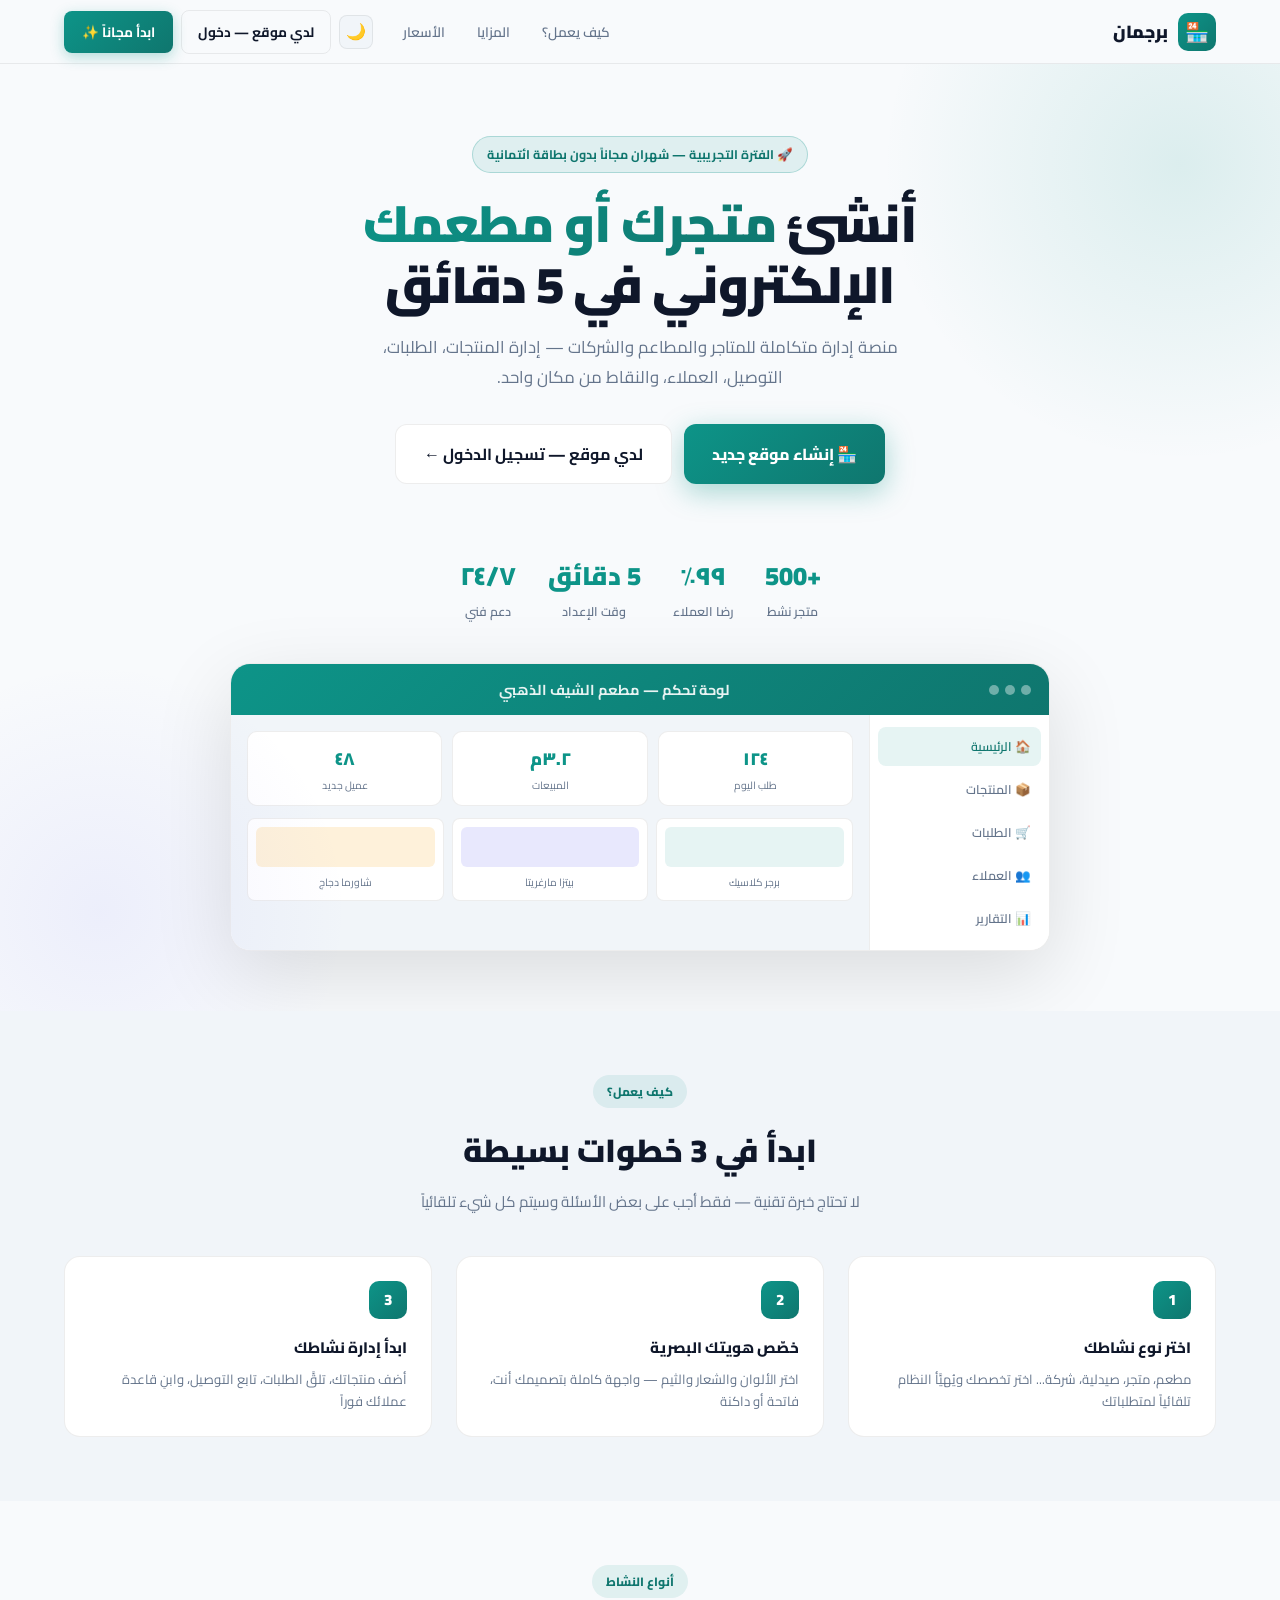
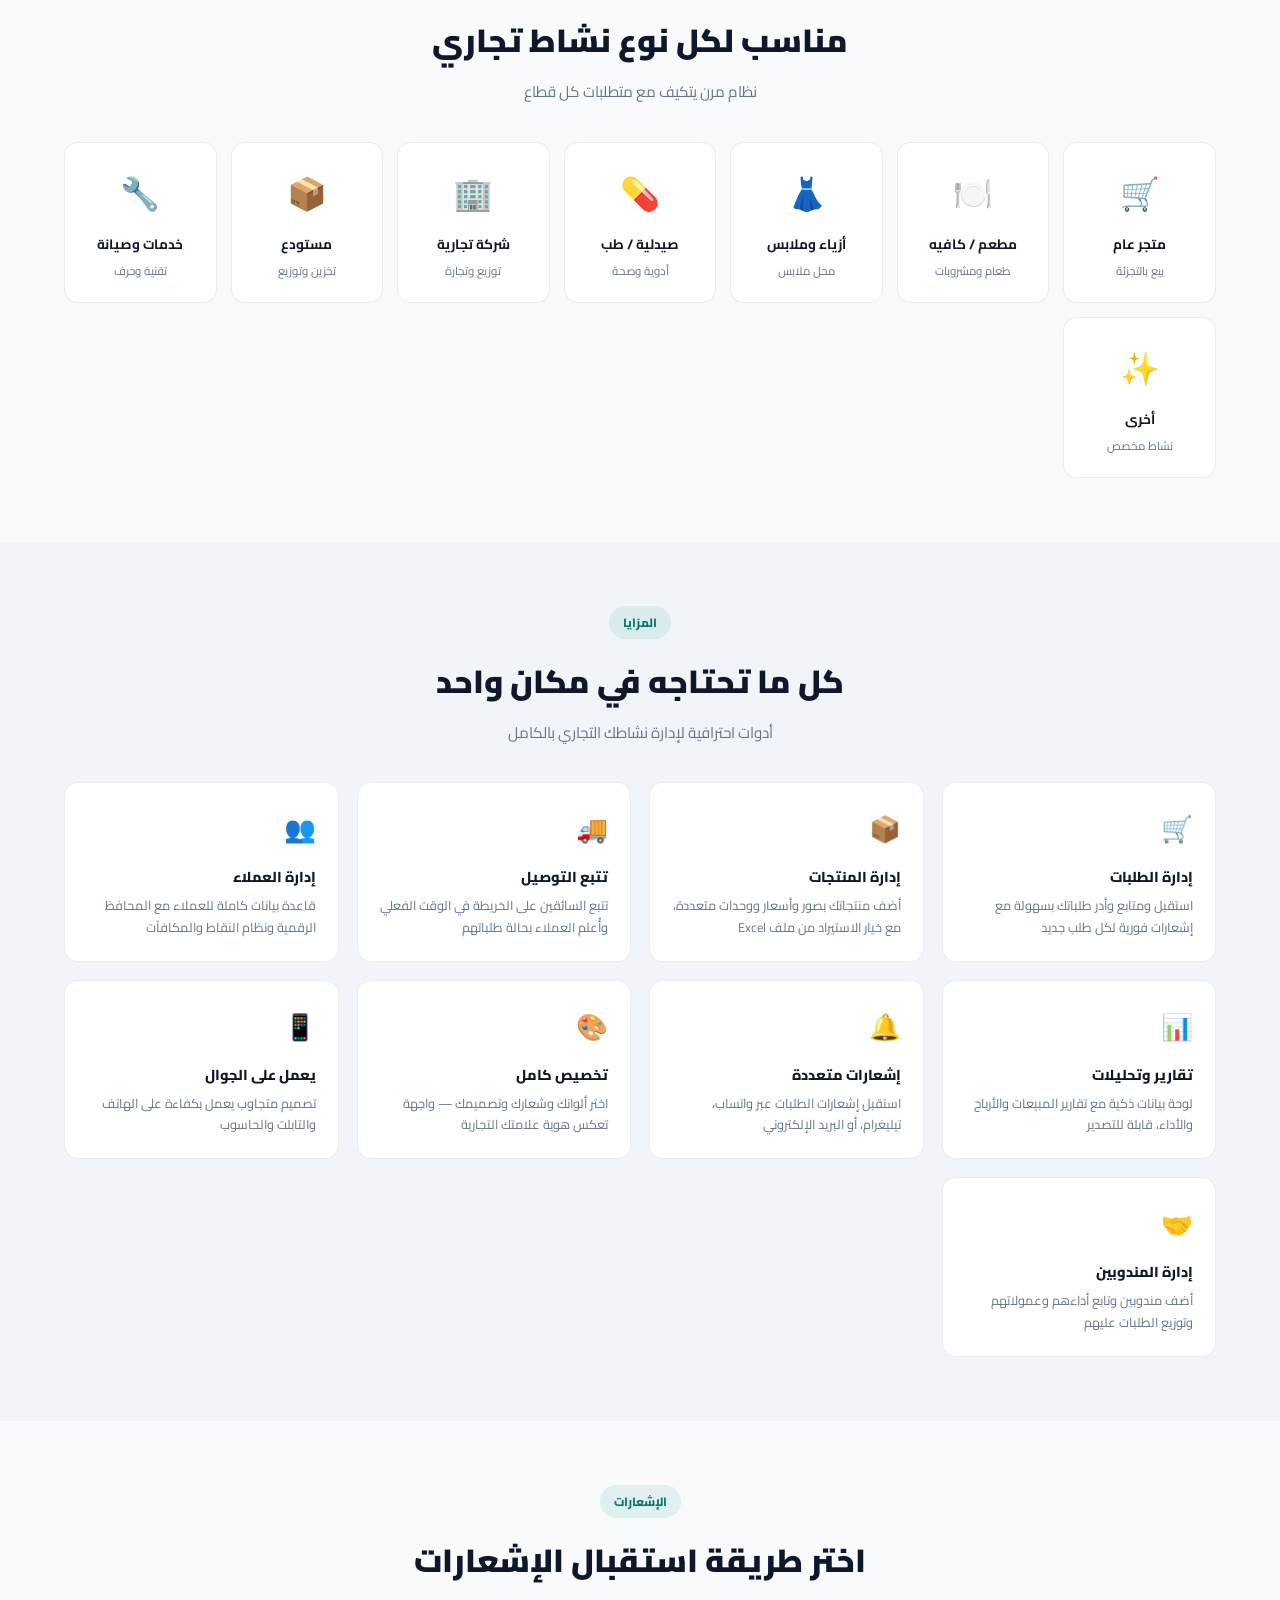
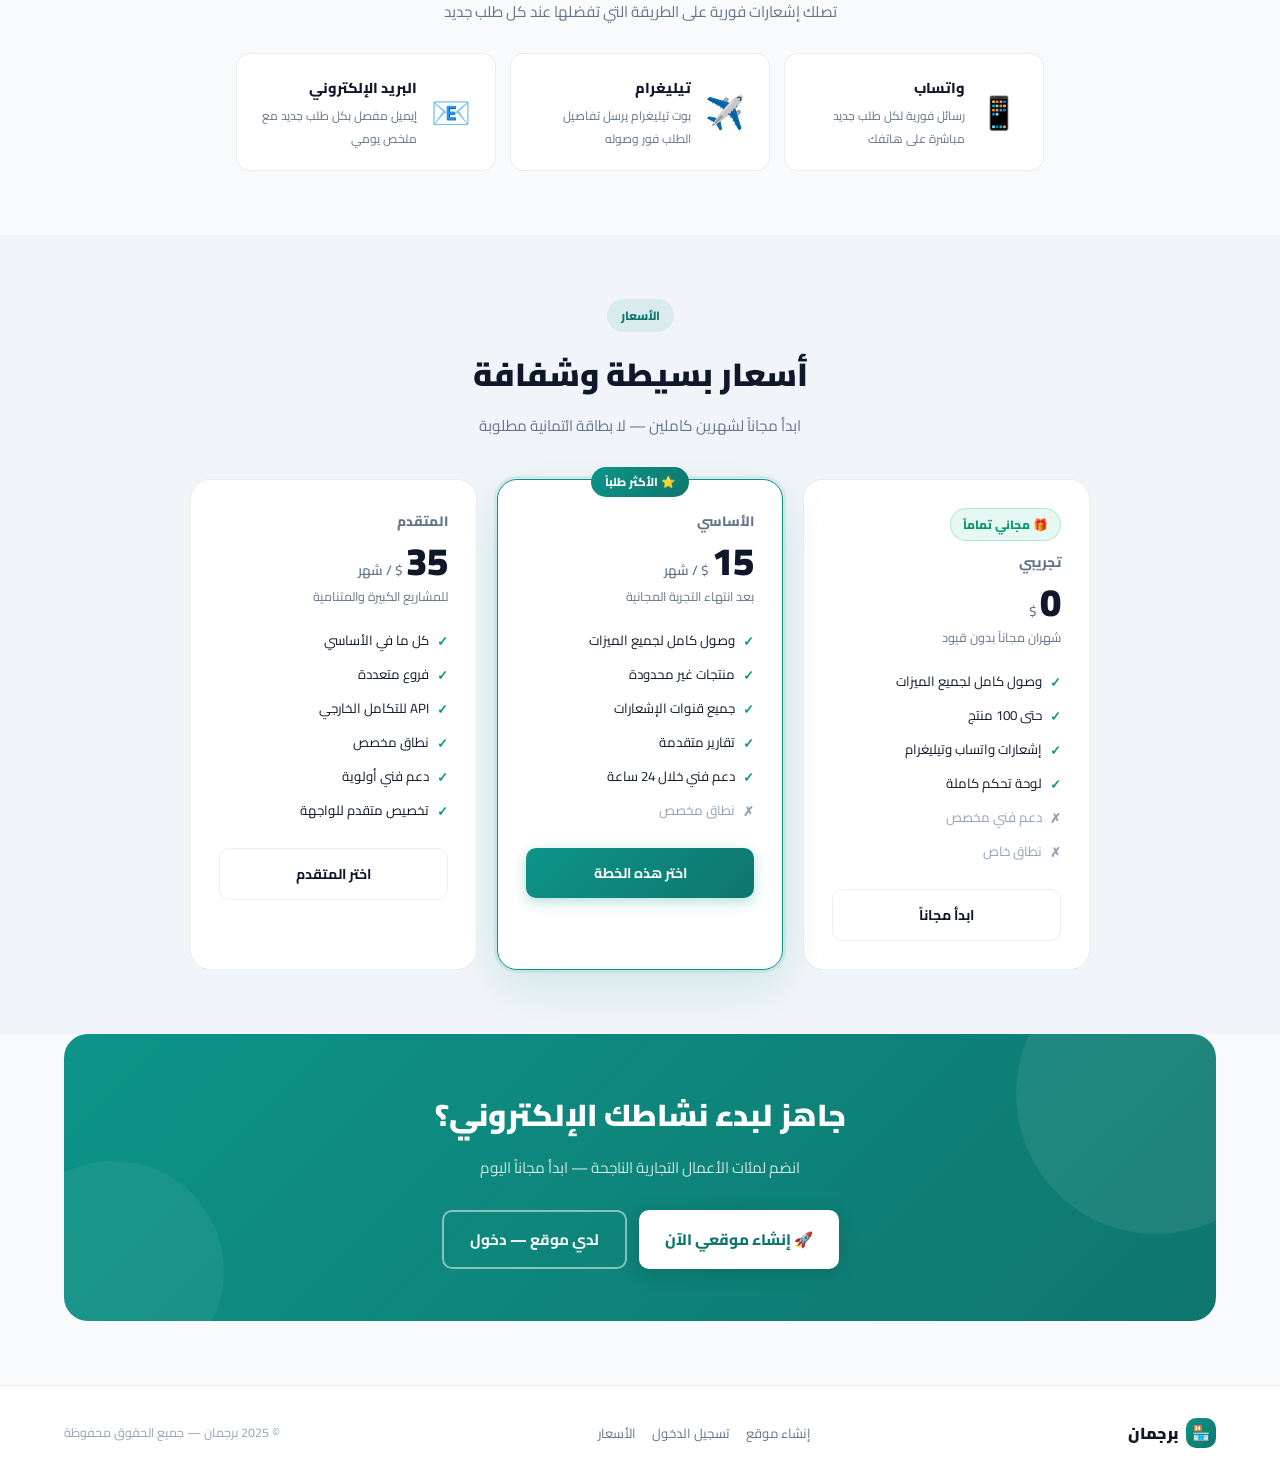
<file: landing.html>
<!DOCTYPE html>
<html lang="ar" dir="rtl">
<head>
<meta charset="UTF-8">
<meta name="viewport" content="width=device-width, initial-scale=1.0">
<title>برجمان — أنشئ متجرك الإلكتروني اليوم</title>
<link href="https://fonts.googleapis.com/css2?family=Cairo:wght@300;400;500;600;700;800;900&display=swap" rel="stylesheet">
<script src="js/theme.js"></script>
<style>
*{box-sizing:border-box;margin:0;padding:0;}
:root{
  --bg:#f8fafc;--surface:#fff;--surface2:#f1f5f9;
  --border:rgba(0,0,0,.07);--text:#0f172a;--muted:#64748b;--muted2:#94a3b8;
  --accent:#0d9488;--accent2:#0f766e;--accent3:rgba(13,148,136,.10);
  --teal:#0d9488;--teal2:#0f766e;--teal3:rgba(13,148,136,.10);
}
[data-mode="dark"]{
  --bg:#0f172a;--surface:#1e293b;--surface2:#0f172a;
  --border:rgba(255,255,255,.08);--text:#f1f5f9;--muted:#94a3b8;--muted2:#64748b;
}
body{font-family:'Cairo',sans-serif;background:var(--bg);color:var(--text);overflow-x:hidden;transition:background .25s,color .25s;}
a{text-decoration:none;color:inherit;}

/* ══ NAV ══ */
.nav{
  position:sticky;top:0;z-index:100;
  background:rgba(248,250,252,.92);
  backdrop-filter:blur(16px);
  border-bottom:1px solid var(--border);
  padding:0 5%;
  display:flex;align-items:center;gap:16px;height:64px;
  transition:background .25s;
}
[data-mode="dark"] .nav{background:rgba(15,23,42,.92);}
.nav-logo{display:flex;align-items:center;gap:10px;font-weight:900;font-size:1.1rem;}
.nav-gem{width:38px;height:38px;border-radius:10px;background:linear-gradient(135deg,var(--teal),var(--teal2));display:flex;align-items:center;justify-content:center;font-size:1.2rem;}
.nav-links{display:flex;gap:4px;margin-right:auto;}
.nav-link{padding:7px 14px;border-radius:8px;font-size:.85rem;font-weight:600;color:var(--muted);cursor:pointer;transition:all .18s;}
.nav-link:hover{background:var(--surface2);color:var(--text);}
.nav-actions{display:flex;gap:8px;align-items:center;}
.btn-nav-login{padding:8px 16px;border-radius:8px;border:1.5px solid var(--border);background:transparent;color:var(--text);font-family:'Cairo',sans-serif;font-size:.85rem;font-weight:700;cursor:pointer;transition:all .18s;}
.btn-nav-login:hover{border-color:var(--teal);color:var(--teal);}
.btn-nav-start{padding:8px 18px;border-radius:8px;border:none;background:linear-gradient(135deg,var(--teal),var(--teal2));color:#fff;font-family:'Cairo',sans-serif;font-size:.85rem;font-weight:700;cursor:pointer;box-shadow:0 4px 14px rgba(13,148,136,.3);transition:all .2s;}
.btn-nav-start:hover{opacity:.9;transform:translateY(-1px);}
.nav-mode-btn{width:34px;height:34px;border-radius:8px;border:1px solid var(--border);background:var(--surface2);cursor:pointer;display:flex;align-items:center;justify-content:center;font-size:1rem;transition:all .2s;}
.nav-mode-btn:hover{border-color:var(--teal);}

/* ══ HERO ══ */
.hero{
  padding:72px 5% 60px;
  text-align:center;
  position:relative;overflow:hidden;
}
.hero::before{
  content:'';position:absolute;top:-200px;right:-200px;
  width:600px;height:600px;border-radius:50%;
  background:radial-gradient(circle,rgba(13,148,136,.12) 0%,transparent 70%);
  pointer-events:none;
}
.hero::after{
  content:'';position:absolute;bottom:-150px;left:-150px;
  width:500px;height:500px;border-radius:50%;
  background:radial-gradient(circle,rgba(99,102,241,.08) 0%,transparent 70%);
  pointer-events:none;
}
.hero-badge{
  display:inline-flex;align-items:center;gap:7px;
  padding:6px 14px;border-radius:99px;
  background:var(--accent3);border:1px solid rgba(13,148,136,.25);
  color:var(--accent2);font-size:.78rem;font-weight:700;
  margin-bottom:20px;
}
.hero h1{
  font-size:clamp(1.8rem,5vw,3.2rem);font-weight:900;
  line-height:1.2;margin-bottom:16px;
  letter-spacing:-.02em;
}
.hero h1 span{
  background:linear-gradient(135deg,var(--teal),var(--teal2));
  -webkit-background-clip:text;-webkit-text-fill-color:transparent;background-clip:text;
}
.hero-sub{font-size:1.05rem;color:var(--muted);max-width:560px;margin:0 auto 32px;line-height:1.8;}
.hero-cta{display:flex;gap:12px;justify-content:center;flex-wrap:wrap;margin-bottom:48px;}
.btn-hero-primary{
  padding:14px 28px;border-radius:12px;border:none;
  background:linear-gradient(135deg,var(--teal),var(--teal2));color:#fff;
  font-family:'Cairo',sans-serif;font-size:1rem;font-weight:800;
  cursor:pointer;box-shadow:0 8px 28px rgba(13,148,136,.35);
  transition:all .2s;display:flex;align-items:center;gap:8px;
}
.btn-hero-primary:hover{transform:translateY(-2px);box-shadow:0 12px 36px rgba(13,148,136,.4);}
.btn-hero-secondary{
  padding:14px 28px;border-radius:12px;border:1.5px solid var(--border);
  background:var(--surface);color:var(--text);
  font-family:'Cairo',sans-serif;font-size:1rem;font-weight:700;
  cursor:pointer;transition:all .2s;
}
.btn-hero-secondary:hover{border-color:var(--teal);color:var(--teal);}
.hero-stats{
  display:flex;gap:32px;justify-content:center;flex-wrap:wrap;
  padding:20px 0 0;
}
.hero-stat{text-align:center;}
.hero-stat-val{font-size:1.6rem;font-weight:900;color:var(--teal);}
.hero-stat-lbl{font-size:.78rem;color:var(--muted);font-weight:600;}

/* ══ MOCK SCREENSHOT ══ */
.hero-mock{
  max-width:820px;margin:40px auto 0;
  border-radius:20px;overflow:hidden;
  border:1px solid var(--border);
  box-shadow:0 24px 80px rgba(0,0,0,.12);
  background:var(--surface);
}
.mock-topbar{
  background:linear-gradient(135deg,var(--teal),var(--teal2));
  padding:12px 18px;display:flex;align-items:center;gap:10px;
}
.mock-dots{display:flex;gap:6px;}
.mock-dot{width:10px;height:10px;border-radius:50%;background:rgba(255,255,255,.4);}
.mock-title{color:rgba(255,255,255,.9);font-weight:700;font-size:.9rem;flex:1;text-align:center;}
.mock-body{display:flex;min-height:220px;}
.mock-side{width:180px;background:var(--surface);border-left:1px solid var(--border);padding:12px 8px;display:flex;flex-direction:column;gap:4px;flex-shrink:0;}
.mock-nav{padding:8px 10px;border-radius:8px;font-size:.78rem;font-weight:600;color:var(--muted);display:flex;align-items:center;gap:7px;}
.mock-nav.act{background:var(--accent3);color:var(--teal2);}
.mock-content{flex:1;padding:16px;background:var(--surface2);}
.mock-kpi-row{display:flex;gap:10px;margin-bottom:12px;}
.mock-kpi{flex:1;background:var(--surface);border-radius:10px;padding:10px;border:1px solid var(--border);}
.mock-kpi-val{font-size:1.1rem;font-weight:900;color:var(--teal);}
.mock-kpi-lbl{font-size:.65rem;color:var(--muted);}
.mock-prod-row{display:flex;gap:8px;}
.mock-prod{flex:1;background:var(--surface);border-radius:8px;padding:8px;border:1px solid var(--border);font-size:.65rem;color:var(--muted);}
.mock-prod-img{height:40px;background:var(--accent3);border-radius:6px;margin-bottom:5px;}

/* ══ SECTION COMMONS ══ */
section{padding:64px 5%;}
.sec-badge{display:inline-block;padding:5px 14px;border-radius:99px;background:var(--accent3);color:var(--teal2);font-size:.75rem;font-weight:800;margin-bottom:12px;}
.sec-title{font-size:clamp(1.3rem,3vw,2rem);font-weight:900;margin-bottom:8px;}
.sec-sub{color:var(--muted);font-size:.95rem;line-height:1.8;max-width:560px;}
.text-center{text-align:center;}
.text-center .sec-sub{margin:0 auto;}

/* ══ HOW IT WORKS ══ */
.steps-grid{display:grid;grid-template-columns:repeat(auto-fit,minmax(220px,1fr));gap:24px;margin-top:40px;}
.step-card-lp{
  background:var(--surface);border-radius:16px;padding:24px;
  border:1px solid var(--border);position:relative;
  transition:transform .2s,box-shadow .2s;
}
.step-card-lp:hover{transform:translateY(-4px);box-shadow:0 12px 40px rgba(0,0,0,.08);}
.step-num{
  width:38px;height:38px;border-radius:10px;
  background:linear-gradient(135deg,var(--teal),var(--teal2));
  display:flex;align-items:center;justify-content:center;
  color:#fff;font-weight:900;font-size:.95rem;margin-bottom:14px;
}
.step-card-lp h3{font-size:.95rem;font-weight:800;margin-bottom:6px;}
.step-card-lp p{font-size:.82rem;color:var(--muted);line-height:1.7;}
.step-arrow{
  display:none;
}
@media(min-width:768px){
  .steps-grid{position:relative;}
  .step-arrow{display:block;position:absolute;top:42px;font-size:1.4rem;color:var(--muted2);}
}

/* ══ BIZ TYPES ══ */
.biz-grid-lp{display:grid;grid-template-columns:repeat(auto-fill,minmax(150px,1fr));gap:14px;margin-top:36px;}
.biz-card-lp{
  background:var(--surface);border-radius:14px;padding:20px 14px;
  text-align:center;border:1px solid var(--border);
  transition:all .2s;cursor:default;
}
.biz-card-lp:hover{border-color:var(--teal);transform:translateY(-3px);box-shadow:0 8px 24px rgba(13,148,136,.12);}
.biz-icon-lp{font-size:2rem;margin-bottom:8px;}
.biz-name-lp{font-size:.85rem;font-weight:700;}
.biz-desc-lp{font-size:.72rem;color:var(--muted);margin-top:3px;}

/* ══ FEATURES ══ */
.features-grid{display:grid;grid-template-columns:repeat(auto-fill,minmax(250px,1fr));gap:18px;margin-top:36px;}
.feat-card{background:var(--surface);border-radius:14px;padding:22px;border:1px solid var(--border);transition:all .2s;}
.feat-card:hover{border-color:var(--teal);box-shadow:0 6px 24px rgba(13,148,136,.1);}
.feat-icon{font-size:1.6rem;margin-bottom:10px;}
.feat-title{font-size:.9rem;font-weight:800;margin-bottom:5px;}
.feat-desc{font-size:.8rem;color:var(--muted);line-height:1.7;}

/* ══ PRICING ══ */
.pricing-grid{display:grid;grid-template-columns:repeat(auto-fit,minmax(240px,1fr));gap:20px;margin-top:40px;max-width:900px;margin-left:auto;margin-right:auto;}
.plan-card{
  background:var(--surface);border:1.5px solid var(--border);
  border-radius:20px;padding:28px;position:relative;
  transition:transform .2s,box-shadow .2s;
}
.plan-card:hover{transform:translateY(-4px);box-shadow:0 16px 48px rgba(0,0,0,.1);}
.plan-card.popular{
  border-color:var(--teal);
  box-shadow:0 0 0 3px var(--accent3),0 16px 48px rgba(13,148,136,.15);
}
.popular-badge{
  position:absolute;top:-13px;right:50%;transform:translateX(50%);
  background:linear-gradient(135deg,var(--teal),var(--teal2));
  color:#fff;font-size:.72rem;font-weight:800;
  padding:4px 14px;border-radius:99px;white-space:nowrap;
}
.plan-name{font-size:.85rem;font-weight:800;color:var(--muted);margin-bottom:8px;}
.plan-price{font-size:2.4rem;font-weight:900;line-height:1;margin-bottom:4px;}
.plan-price span{font-size:.85rem;font-weight:600;color:var(--muted);}
.plan-period{font-size:.78rem;color:var(--muted);margin-bottom:20px;}
.plan-features{display:flex;flex-direction:column;gap:8px;margin-bottom:24px;}
.plan-feat{display:flex;align-items:flex-start;gap:8px;font-size:.83rem;}
.plan-feat-icon{color:var(--teal);font-weight:900;flex-shrink:0;margin-top:1px;}
.plan-feat.disabled{color:var(--muted2);}
.plan-feat.disabled .plan-feat-icon{color:var(--muted2);}
.btn-plan{
  width:100%;padding:12px;border-radius:10px;cursor:pointer;
  font-family:'Cairo',sans-serif;font-size:.88rem;font-weight:700;border:none;
  transition:all .2s;
}
.btn-plan-primary{background:linear-gradient(135deg,var(--teal),var(--teal2));color:#fff;box-shadow:0 4px 14px rgba(13,148,136,.3);}
.btn-plan-primary:hover{opacity:.92;transform:translateY(-1px);}
.btn-plan-outline{background:transparent;border:1.5px solid var(--border);color:var(--text);}
.btn-plan-outline:hover{border-color:var(--teal);color:var(--teal);}
.trial-badge{
  display:inline-flex;align-items:center;gap:6px;
  background:rgba(16,185,129,.1);border:1px solid rgba(16,185,129,.25);
  color:#059669;padding:4px 12px;border-radius:99px;font-size:.75rem;font-weight:800;
  margin-bottom:8px;
}
[data-mode="dark"] .trial-badge{color:#34d399;}

/* ══ NOTIF SECTION ══ */
.notif-cards{display:flex;gap:14px;flex-wrap:wrap;margin-top:28px;justify-content:center;}
.notif-card{
  background:var(--surface);border:1.5px solid var(--border);
  border-radius:14px;padding:20px 24px;
  display:flex;align-items:center;gap:14px;
  transition:all .2s;flex:1;min-width:200px;max-width:260px;
}
.notif-card:hover{border-color:var(--teal);box-shadow:0 6px 20px rgba(13,148,136,.1);}
.notif-icon{font-size:2rem;flex-shrink:0;}
.notif-name{font-size:.9rem;font-weight:800;margin-bottom:3px;}
.notif-desc{font-size:.75rem;color:var(--muted);}

/* ══ CTA SECTION ══ */
.cta-section{
  margin:0 5% 64px;
  background:linear-gradient(135deg,var(--teal),var(--teal2));
  border-radius:24px;padding:52px 32px;text-align:center;
  position:relative;overflow:hidden;
}
.cta-section::before{content:'';position:absolute;top:-80px;right:-80px;width:280px;height:280px;border-radius:50%;background:rgba(255,255,255,.07);}
.cta-section::after{content:'';position:absolute;bottom:-60px;left:-60px;width:220px;height:220px;border-radius:50%;background:rgba(255,255,255,.05);}
.cta-section h2{color:#fff;font-size:clamp(1.3rem,3vw,1.9rem);font-weight:900;margin-bottom:10px;}
.cta-section p{color:rgba(255,255,255,.8);font-size:.95rem;margin-bottom:28px;}
.cta-btns{display:flex;gap:12px;justify-content:center;flex-wrap:wrap;}
.btn-cta-white{padding:13px 26px;border-radius:10px;border:none;background:#fff;color:var(--teal2);font-family:'Cairo',sans-serif;font-size:.95rem;font-weight:800;cursor:pointer;box-shadow:0 4px 20px rgba(0,0,0,.15);transition:all .2s;}
.btn-cta-white:hover{transform:translateY(-2px);box-shadow:0 8px 28px rgba(0,0,0,.2);}
.btn-cta-outline{padding:13px 26px;border-radius:10px;border:2px solid rgba(255,255,255,.5);background:transparent;color:#fff;font-family:'Cairo',sans-serif;font-size:.95rem;font-weight:700;cursor:pointer;transition:all .2s;}
.btn-cta-outline:hover{background:rgba(255,255,255,.12);}

/* ══ FOOTER ══ */
footer{
  background:var(--surface);border-top:1px solid var(--border);
  padding:32px 5%;display:flex;align-items:center;justify-content:space-between;flex-wrap:wrap;gap:16px;
}
.footer-logo{display:flex;align-items:center;gap:8px;font-weight:900;}
.footer-links{display:flex;gap:16px;}
.footer-link{font-size:.82rem;color:var(--muted);cursor:pointer;}
.footer-link:hover{color:var(--teal);}
footer p{font-size:.78rem;color:var(--muted2);}

/* ══ MOBILE ══ */
@media(max-width:640px){
  .nav-links{display:none;}
  .hero{padding:48px 5% 40px;}
  .biz-grid-lp{grid-template-columns:repeat(3,1fr);}
  .mock-side{display:none;}
}

/* ══ ANIMATIONS ══ */
.fade-in{opacity:0;transform:translateY(20px);transition:opacity .5s ease,transform .5s ease;}
.fade-in.visible{opacity:1;transform:translateY(0);}
</style>
</head>
<body>

<!-- NAV -->
<nav class="nav">
  <div class="nav-logo">
    <div class="nav-gem">🏪</div>
    <span>برجمان</span>
  </div>
  <div class="nav-links">
    <a class="nav-link" href="#how">كيف يعمل؟</a>
    <a class="nav-link" href="#features">المزايا</a>
    <a class="nav-link" href="#pricing">الأسعار</a>
  </div>
  <div class="nav-actions">
    <button class="nav-mode-btn" onclick="toggleMode()" id="navModeBtn">🌙</button>
    <button class="btn-nav-login" onclick="location.href='index.html'">لدي موقع — دخول</button>
    <button class="btn-nav-start" onclick="location.href='setup.html'">ابدأ مجاناً ✨</button>
  </div>
</nav>

<!-- HERO -->
<section class="hero">
  <div class="hero-badge">🚀 الفترة التجريبية — شهران مجاناً بدون بطاقة ائتمانية</div>
  <h1>أنشئ <span>متجرك أو مطعمك</span><br>الإلكتروني في 5 دقائق</h1>
  <p class="hero-sub">منصة إدارة متكاملة للمتاجر والمطاعم والشركات — إدارة المنتجات، الطلبات، التوصيل، العملاء، والنقاط من مكان واحد.</p>
  <div class="hero-cta">
    <button class="btn-hero-primary" onclick="location.href='setup.html'">
      🏪 إنشاء موقع جديد
    </button>
    <button class="btn-hero-secondary" onclick="location.href='index.html'">
      لدي موقع — تسجيل الدخول ←
    </button>
  </div>
  <div class="hero-stats">
    <div class="hero-stat"><div class="hero-stat-val">+500</div><div class="hero-stat-lbl">متجر نشط</div></div>
    <div class="hero-stat"><div class="hero-stat-val">٩٩٪</div><div class="hero-stat-lbl">رضا العملاء</div></div>
    <div class="hero-stat"><div class="hero-stat-val">5 دقائق</div><div class="hero-stat-lbl">وقت الإعداد</div></div>
    <div class="hero-stat"><div class="hero-stat-val">٢٤/٧</div><div class="hero-stat-lbl">دعم فني</div></div>
  </div>

  <!-- Mock UI -->
  <div class="hero-mock fade-in">
    <div class="mock-topbar">
      <div class="mock-dots"><div class="mock-dot"></div><div class="mock-dot"></div><div class="mock-dot"></div></div>
      <div class="mock-title">لوحة تحكم — مطعم الشيف الذهبي</div>
    </div>
    <div class="mock-body">
      <div class="mock-side">
        <div class="mock-nav act">🏠 الرئيسية</div>
        <div class="mock-nav">📦 المنتجات</div>
        <div class="mock-nav">🛒 الطلبات</div>
        <div class="mock-nav">👥 العملاء</div>
        <div class="mock-nav">📊 التقارير</div>
      </div>
      <div class="mock-content">
        <div class="mock-kpi-row">
          <div class="mock-kpi"><div class="mock-kpi-val">١٢٤</div><div class="mock-kpi-lbl">طلب اليوم</div></div>
          <div class="mock-kpi"><div class="mock-kpi-val">٣.٢م</div><div class="mock-kpi-lbl">المبيعات</div></div>
          <div class="mock-kpi"><div class="mock-kpi-val">٤٨</div><div class="mock-kpi-lbl">عميل جديد</div></div>
        </div>
        <div class="mock-prod-row">
          <div class="mock-prod"><div class="mock-prod-img"></div>برجر كلاسيك</div>
          <div class="mock-prod"><div class="mock-prod-img" style="background:rgba(99,102,241,.15)"></div>بيتزا مارغريتا</div>
          <div class="mock-prod"><div class="mock-prod-img" style="background:rgba(245,158,11,.15)"></div>شاورما دجاج</div>
        </div>
      </div>
    </div>
  </div>
</section>

<!-- HOW IT WORKS -->
<section id="how" style="background:var(--surface2)">
  <div class="text-center">
    <div class="sec-badge">كيف يعمل؟</div>
    <h2 class="sec-title">ابدأ في 3 خطوات بسيطة</h2>
    <p class="sec-sub">لا تحتاج خبرة تقنية — فقط أجب على بعض الأسئلة وسيتم كل شيء تلقائياً</p>
  </div>
  <div class="steps-grid fade-in">
    <div class="step-card-lp">
      <div class="step-num">1</div>
      <h3>اختر نوع نشاطك</h3>
      <p>مطعم، متجر، صيدلية، شركة... اختر تخصصك ويُهيَّأ النظام تلقائياً لمتطلباتك</p>
    </div>
    <div class="step-card-lp">
      <div class="step-num">2</div>
      <h3>خصّص هويتك البصرية</h3>
      <p>اختر الألوان والشعار والثيم — واجهة كاملة بتصميمك أنت، فاتحة أو داكنة</p>
    </div>
    <div class="step-card-lp">
      <div class="step-num">3</div>
      <h3>ابدأ إدارة نشاطك</h3>
      <p>أضف منتجاتك، تلقَّ الطلبات، تابع التوصيل، وابنِ قاعدة عملائك فوراً</p>
    </div>
  </div>
</section>

<!-- BIZ TYPES -->
<section id="types">
  <div class="text-center">
    <div class="sec-badge">أنواع النشاط</div>
    <h2 class="sec-title">مناسب لكل نوع نشاط تجاري</h2>
    <p class="sec-sub">نظام مرن يتكيف مع متطلبات كل قطاع</p>
  </div>
  <div class="biz-grid-lp fade-in">
    <div class="biz-card-lp"><div class="biz-icon-lp">🛒</div><div class="biz-name-lp">متجر عام</div><div class="biz-desc-lp">بيع بالتجزئة</div></div>
    <div class="biz-card-lp"><div class="biz-icon-lp">🍽️</div><div class="biz-name-lp">مطعم / كافيه</div><div class="biz-desc-lp">طعام ومشروبات</div></div>
    <div class="biz-card-lp"><div class="biz-icon-lp">👗</div><div class="biz-name-lp">أزياء وملابس</div><div class="biz-desc-lp">محل ملابس</div></div>
    <div class="biz-card-lp"><div class="biz-icon-lp">💊</div><div class="biz-name-lp">صيدلية / طب</div><div class="biz-desc-lp">أدوية وصحة</div></div>
    <div class="biz-card-lp"><div class="biz-icon-lp">🏢</div><div class="biz-name-lp">شركة تجارية</div><div class="biz-desc-lp">توزيع وتجارة</div></div>
    <div class="biz-card-lp"><div class="biz-icon-lp">📦</div><div class="biz-name-lp">مستودع</div><div class="biz-desc-lp">تخزين وتوزيع</div></div>
    <div class="biz-card-lp"><div class="biz-icon-lp">🔧</div><div class="biz-name-lp">خدمات وصيانة</div><div class="biz-desc-lp">تقنية وحرف</div></div>
    <div class="biz-card-lp"><div class="biz-icon-lp">✨</div><div class="biz-name-lp">أخرى</div><div class="biz-desc-lp">نشاط مخصص</div></div>
  </div>
</section>

<!-- FEATURES -->
<section id="features" style="background:var(--surface2)">
  <div class="text-center">
    <div class="sec-badge">المزايا</div>
    <h2 class="sec-title">كل ما تحتاجه في مكان واحد</h2>
    <p class="sec-sub">أدوات احترافية لإدارة نشاطك التجاري بالكامل</p>
  </div>
  <div class="features-grid fade-in">
    <div class="feat-card"><div class="feat-icon">🛒</div><div class="feat-title">إدارة الطلبات</div><div class="feat-desc">استقبل ومتابع وأدر طلباتك بسهولة مع إشعارات فورية لكل طلب جديد</div></div>
    <div class="feat-card"><div class="feat-icon">📦</div><div class="feat-title">إدارة المنتجات</div><div class="feat-desc">أضف منتجاتك بصور وأسعار ووحدات متعددة، مع خيار الاستيراد من ملف Excel</div></div>
    <div class="feat-card"><div class="feat-icon">🚚</div><div class="feat-title">تتبع التوصيل</div><div class="feat-desc">تتبع السائقين على الخريطة في الوقت الفعلي وأُعلم العملاء بحالة طلباتهم</div></div>
    <div class="feat-card"><div class="feat-icon">👥</div><div class="feat-title">إدارة العملاء</div><div class="feat-desc">قاعدة بيانات كاملة للعملاء مع المحافظ الرقمية ونظام النقاط والمكافآت</div></div>
    <div class="feat-card"><div class="feat-icon">📊</div><div class="feat-title">تقارير وتحليلات</div><div class="feat-desc">لوحة بيانات ذكية مع تقارير المبيعات والأرباح والأداء، قابلة للتصدير</div></div>
    <div class="feat-card"><div class="feat-icon">🔔</div><div class="feat-title">إشعارات متعددة</div><div class="feat-desc">استقبل إشعارات الطلبات عبر واتساب، تيليغرام، أو البريد الإلكتروني</div></div>
    <div class="feat-card"><div class="feat-icon">🎨</div><div class="feat-title">تخصيص كامل</div><div class="feat-desc">اختر ألوانك وشعارك وتصميمك — واجهة تعكس هوية علامتك التجارية</div></div>
    <div class="feat-card"><div class="feat-icon">📱</div><div class="feat-title">يعمل على الجوال</div><div class="feat-desc">تصميم متجاوب يعمل بكفاءة على الهاتف والتابلت والحاسوب</div></div>
    <div class="feat-card"><div class="feat-icon">🤝</div><div class="feat-title">إدارة المندوبين</div><div class="feat-desc">أضف مندوبين وتابع أداءهم وعمولاتهم وتوزيع الطلبات عليهم</div></div>
  </div>
</section>

<!-- NOTIFICATIONS -->
<section>
  <div class="text-center">
    <div class="sec-badge">الإشعارات</div>
    <h2 class="sec-title">اختر طريقة استقبال الإشعارات</h2>
    <p class="sec-sub">تصلك إشعارات فورية على الطريقة التي تفضلها عند كل طلب جديد</p>
  </div>
  <div class="notif-cards fade-in">
    <div class="notif-card">
      <div class="notif-icon">📱</div>
      <div><div class="notif-name">واتساب</div><div class="notif-desc">رسائل فورية لكل طلب جديد مباشرة على هاتفك</div></div>
    </div>
    <div class="notif-card">
      <div class="notif-icon">✈️</div>
      <div><div class="notif-name">تيليغرام</div><div class="notif-desc">بوت تيليغرام يرسل تفاصيل الطلب فور وصوله</div></div>
    </div>
    <div class="notif-card">
      <div class="notif-icon">📧</div>
      <div><div class="notif-name">البريد الإلكتروني</div><div class="notif-desc">إيميل مفصل بكل طلب جديد مع ملخص يومي</div></div>
    </div>
  </div>
</section>

<!-- PRICING -->
<section id="pricing" style="background:var(--surface2)">
  <div class="text-center">
    <div class="sec-badge">الأسعار</div>
    <h2 class="sec-title">أسعار بسيطة وشفافة</h2>
    <p class="sec-sub">ابدأ مجاناً لشهرين كاملين — لا بطاقة ائتمانية مطلوبة</p>
  </div>
  <div class="pricing-grid fade-in">

    <!-- Trial -->
    <div class="plan-card">
      <div class="trial-badge">🎁 مجاني تماماً</div>
      <div class="plan-name">تجريبي</div>
      <div class="plan-price">0<span> $</span></div>
      <div class="plan-period">شهران مجاناً بدون قيود</div>
      <div class="plan-features">
        <div class="plan-feat"><span class="plan-feat-icon">✓</span>وصول كامل لجميع الميزات</div>
        <div class="plan-feat"><span class="plan-feat-icon">✓</span>حتى 100 منتج</div>
        <div class="plan-feat"><span class="plan-feat-icon">✓</span>إشعارات واتساب وتيليغرام</div>
        <div class="plan-feat"><span class="plan-feat-icon">✓</span>لوحة تحكم كاملة</div>
        <div class="plan-feat disabled"><span class="plan-feat-icon">✗</span>دعم فني مخصص</div>
        <div class="plan-feat disabled"><span class="plan-feat-icon">✗</span>نطاق خاص</div>
      </div>
      <button class="btn-plan btn-plan-outline" onclick="location.href='setup.html?plan=trial'">ابدأ مجاناً</button>
    </div>

    <!-- Basic -->
    <div class="plan-card popular">
      <div class="popular-badge">⭐ الأكثر طلباً</div>
      <div class="plan-name">الأساسي</div>
      <div class="plan-price">15<span> $ / شهر</span></div>
      <div class="plan-period">بعد انتهاء التجربة المجانية</div>
      <div class="plan-features">
        <div class="plan-feat"><span class="plan-feat-icon">✓</span>وصول كامل لجميع الميزات</div>
        <div class="plan-feat"><span class="plan-feat-icon">✓</span>منتجات غير محدودة</div>
        <div class="plan-feat"><span class="plan-feat-icon">✓</span>جميع قنوات الإشعارات</div>
        <div class="plan-feat"><span class="plan-feat-icon">✓</span>تقارير متقدمة</div>
        <div class="plan-feat"><span class="plan-feat-icon">✓</span>دعم فني خلال 24 ساعة</div>
        <div class="plan-feat disabled"><span class="plan-feat-icon">✗</span>نطاق مخصص</div>
      </div>
      <button class="btn-plan btn-plan-primary" onclick="location.href='setup.html?plan=basic'">اختر هذه الخطة</button>
    </div>

    <!-- Pro -->
    <div class="plan-card">
      <div class="plan-name">المتقدم</div>
      <div class="plan-price">35<span> $ / شهر</span></div>
      <div class="plan-period">للمشاريع الكبيرة والمتنامية</div>
      <div class="plan-features">
        <div class="plan-feat"><span class="plan-feat-icon">✓</span>كل ما في الأساسي</div>
        <div class="plan-feat"><span class="plan-feat-icon">✓</span>فروع متعددة</div>
        <div class="plan-feat"><span class="plan-feat-icon">✓</span>API للتكامل الخارجي</div>
        <div class="plan-feat"><span class="plan-feat-icon">✓</span>نطاق مخصص</div>
        <div class="plan-feat"><span class="plan-feat-icon">✓</span>دعم فني أولوية</div>
        <div class="plan-feat"><span class="plan-feat-icon">✓</span>تخصيص متقدم للواجهة</div>
      </div>
      <button class="btn-plan btn-plan-outline" onclick="location.href='setup.html?plan=pro'">اختر المتقدم</button>
    </div>

  </div>
</section>

<!-- CTA -->
<div class="cta-section">
  <h2>جاهز لبدء نشاطك الإلكتروني؟</h2>
  <p>انضم لمئات الأعمال التجارية الناجحة — ابدأ مجاناً اليوم</p>
  <div class="cta-btns">
    <button class="btn-cta-white" onclick="location.href='setup.html'">🚀 إنشاء موقعي الآن</button>
    <button class="btn-cta-outline" onclick="location.href='index.html'">لدي موقع — دخول</button>
  </div>
</div>

<!-- FOOTER -->
<footer>
  <div class="footer-logo">
    <div class="nav-gem" style="width:30px;height:30px;font-size:.9rem">🏪</div>
    <span>برجمان</span>
  </div>
  <div class="footer-links">
    <span class="footer-link" onclick="location.href='setup.html'">إنشاء موقع</span>
    <span class="footer-link" onclick="location.href='index.html'">تسجيل الدخول</span>
    <span class="footer-link" href="#pricing">الأسعار</span>
  </div>
  <p>© 2025 برجمان — جميع الحقوق محفوظة</p>
</footer>

<script>
// Mode toggle
const modeBtn = document.getElementById('navModeBtn');
function updateNavModeBtn(){
  modeBtn.textContent = document.documentElement.getAttribute('data-mode')==='dark' ? '☀️' : '🌙';
}
updateNavModeBtn();
const _orig = window.applyMode;
window.applyMode = function(m){ if(_orig)_orig(m); updateNavModeBtn(); };
modeBtn.onclick = function(){ toggleMode(); updateNavModeBtn(); };

// Scroll fade-in
const obs = new IntersectionObserver(entries=>{
  entries.forEach(e=>{ if(e.isIntersecting) e.target.classList.add('visible'); });
},{threshold:.15});
document.querySelectorAll('.fade-in').forEach(el=>obs.observe(el));

// Smooth scroll for nav links
document.querySelectorAll('a[href^="#"]').forEach(a=>{
  a.addEventListener('click',e=>{
    e.preventDefault();
    const t=document.querySelector(a.getAttribute('href'));
    if(t) t.scrollIntoView({behavior:'smooth',block:'start'});
  });
});
</script>
</body>
</html>
</file>
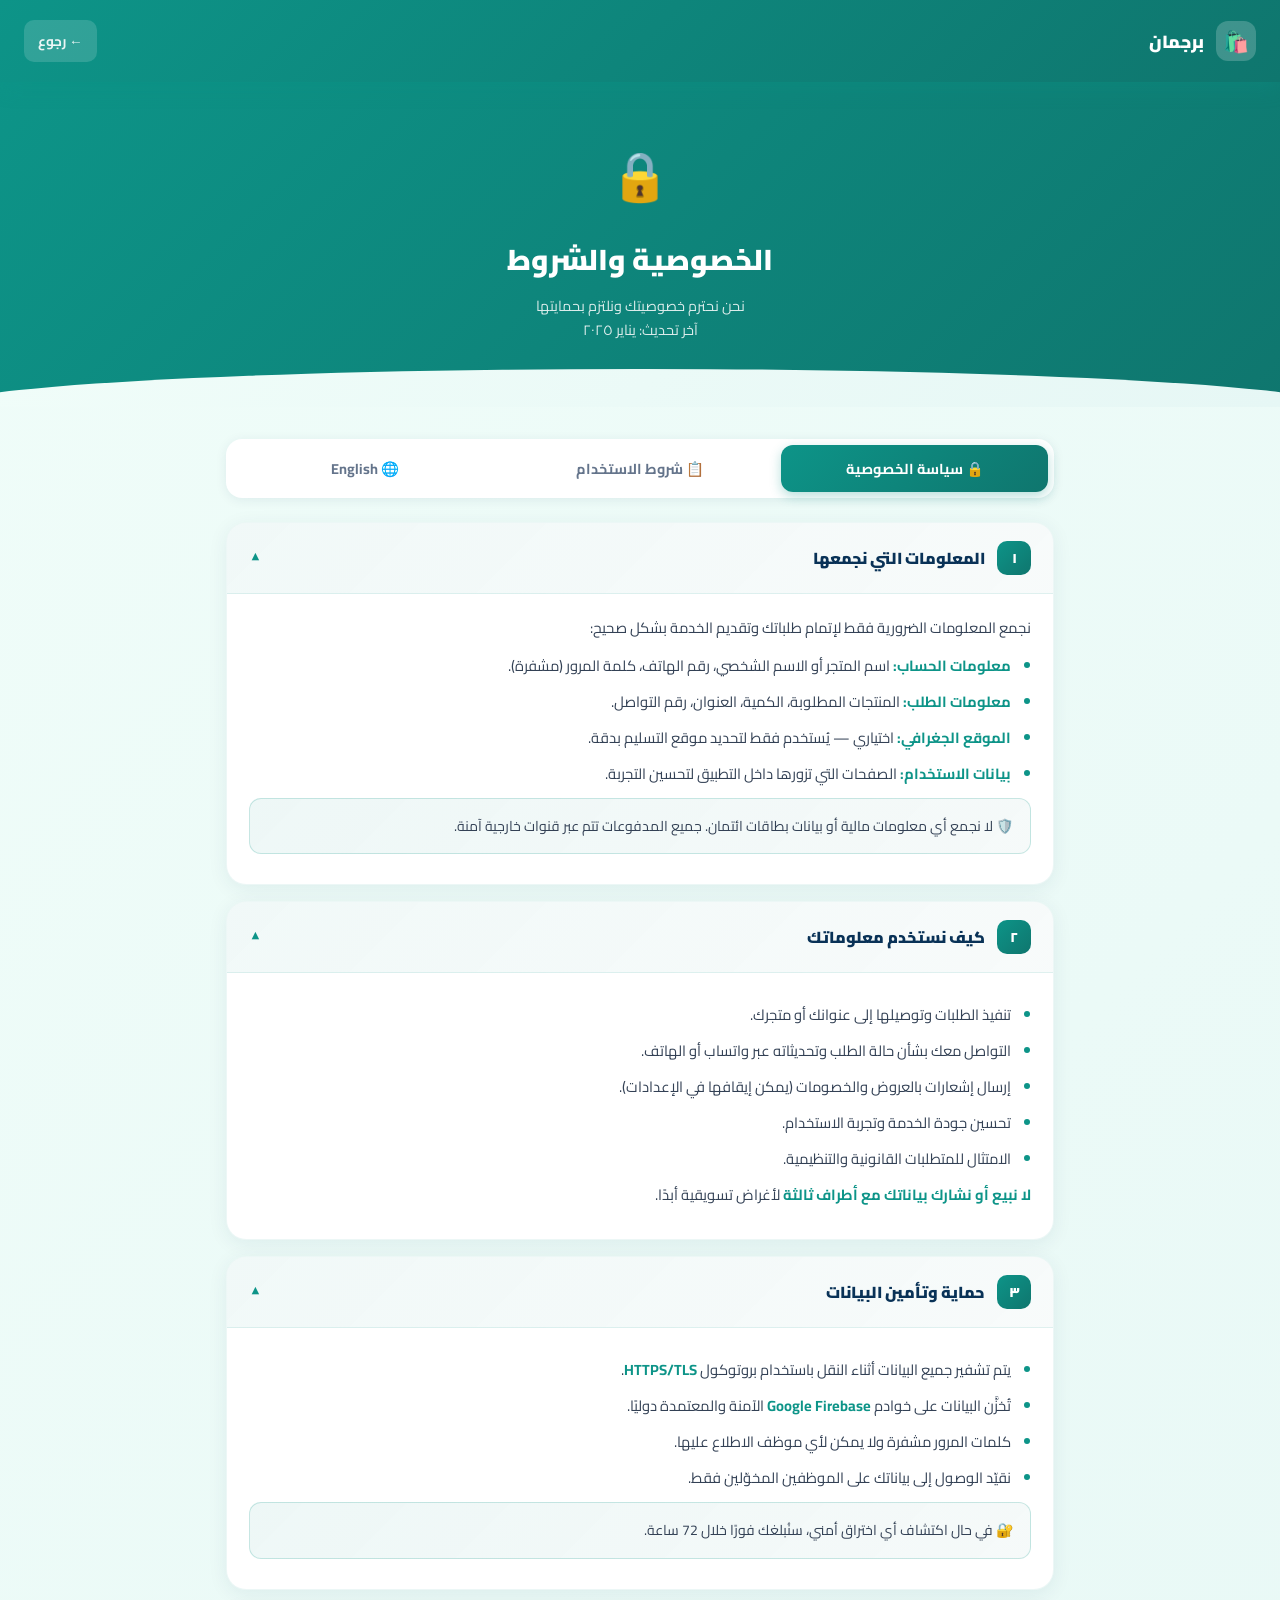
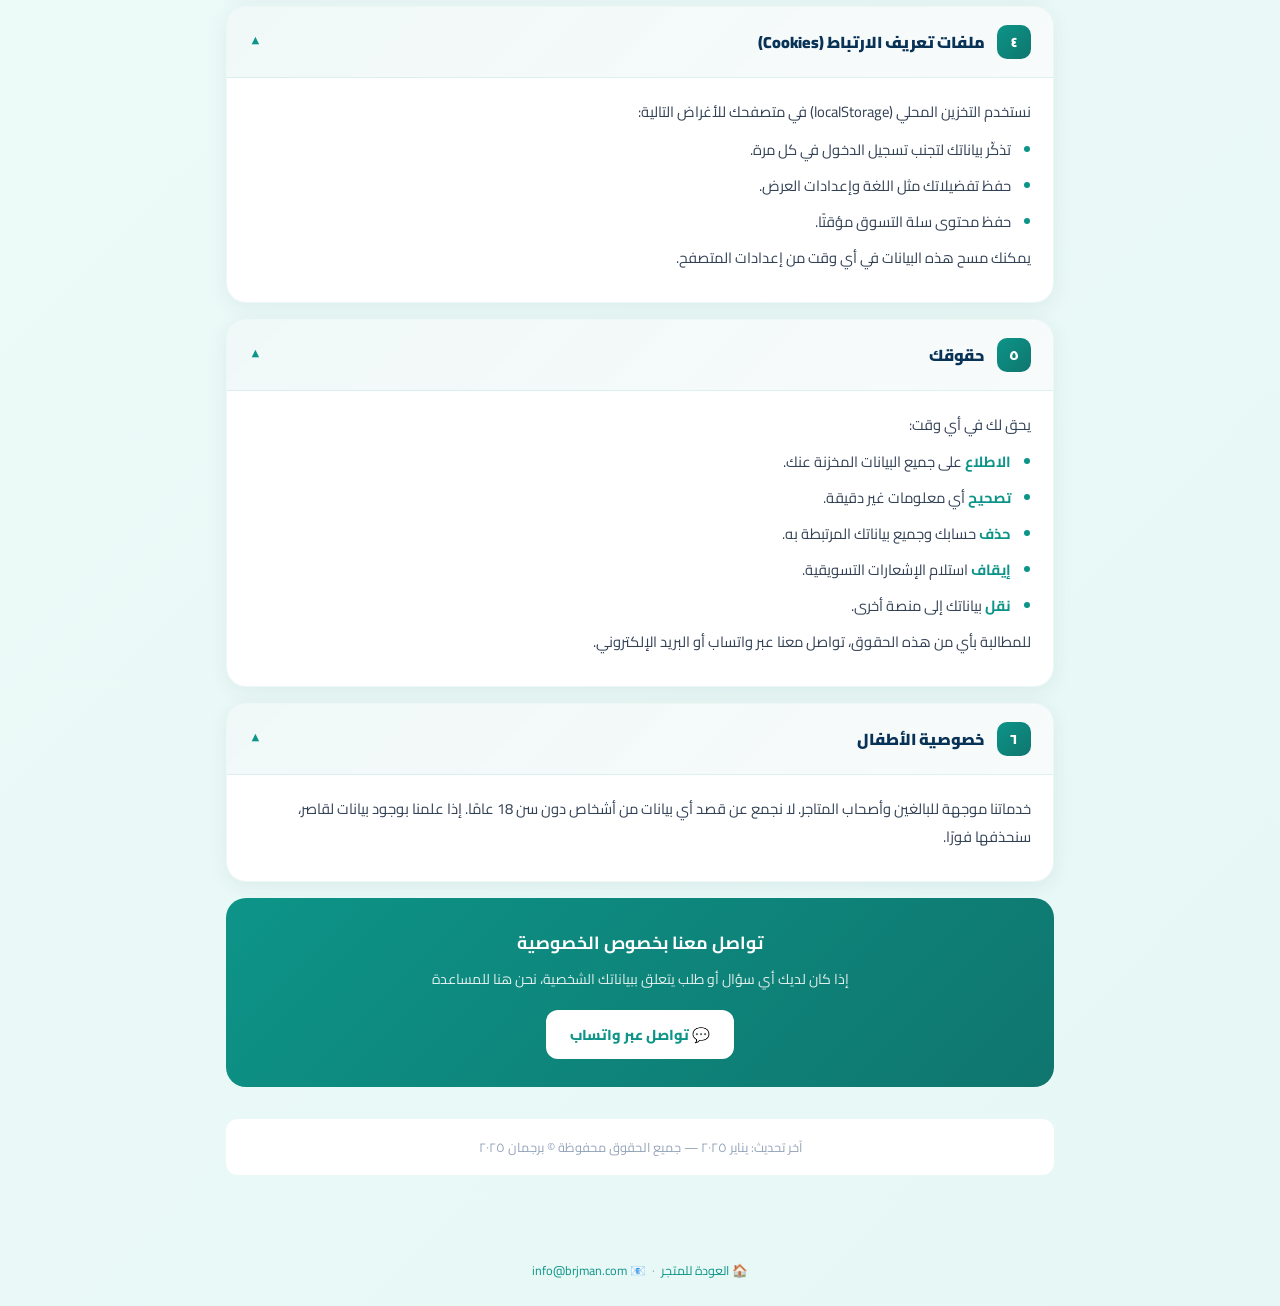
<file: privacy.html>
<!DOCTYPE html>
<html lang="ar" dir="rtl">
<head>
<meta charset="UTF-8">
<meta name="viewport" content="width=device-width, initial-scale=1.0">
<title>سياسة الخصوصية والشروط — برجمان</title>
<link rel="manifest" href="/manifest.json">
<link rel="icon" href="/icons/icon-192.png" type="image/png">
<link href="https://fonts.googleapis.com/css2?family=Cairo:wght@400;600;700;900&display=swap" rel="stylesheet">
<style>
*{margin:0;padding:0;box-sizing:border-box}
body{font-family:'Cairo',sans-serif;background:linear-gradient(135deg,#f0fdf9 0%,#e6f7f5 100%);min-height:100vh;color:#1e293b;direction:rtl}

/* ── Header ── */
.site-header{background:linear-gradient(135deg,#0d9488,#0f766e);padding:20px 24px;display:flex;align-items:center;justify-content:space-between;position:sticky;top:0;z-index:100;box-shadow:0 4px 20px rgba(13,148,136,.3)}
.header-logo{display:flex;align-items:center;gap:12px;text-decoration:none}
.header-logo-icon{width:40px;height:40px;background:rgba(255,255,255,.2);border-radius:12px;display:flex;align-items:center;justify-content:center;font-size:1.3rem}
.header-logo-text{color:white;font-size:1.1rem;font-weight:900}
.header-back{display:flex;align-items:center;gap:6px;color:rgba(255,255,255,.9);text-decoration:none;font-size:.85rem;font-weight:700;background:rgba(255,255,255,.15);padding:8px 14px;border-radius:10px;transition:.2s}
.header-back:hover{background:rgba(255,255,255,.25)}

/* ── Hero ── */
.hero{background:linear-gradient(135deg,#0d9488,#0f766e);padding:48px 24px 64px;text-align:center;color:white;position:relative;overflow:hidden}
.hero::after{content:'';position:absolute;bottom:-2px;left:0;right:0;height:40px;background:linear-gradient(135deg,#f0fdf9,#e6f7f5);clip-path:ellipse(55% 100% at 50% 100%)}
.hero-icon{font-size:3rem;margin-bottom:12px;animation:float 3s ease-in-out infinite}
@keyframes float{0%,100%{transform:translateY(0)}50%{transform:translateY(-8px)}}
.hero-title{font-size:1.8rem;font-weight:900;margin-bottom:8px}
.hero-sub{font-size:.9rem;opacity:.85;line-height:1.7}

/* ── Main layout ── */
.container{max-width:860px;margin:0 auto;padding:0 16px 60px}

/* ── Tab switcher ── */
.tabs{display:flex;gap:8px;margin:32px 0 24px;background:white;padding:6px;border-radius:16px;box-shadow:0 2px 12px rgba(9,50,87,.08)}
.tab-btn{flex:1;padding:10px 16px;border:none;border-radius:12px;font-family:'Cairo',sans-serif;font-size:.9rem;font-weight:700;cursor:pointer;transition:.2s;background:transparent;color:#64748b}
.tab-btn.active{background:linear-gradient(135deg,#0d9488,#0f766e);color:white;box-shadow:0 4px 12px rgba(13,148,136,.3)}

/* ── Cards ── */
.section-card{background:white;border-radius:20px;box-shadow:0 4px 20px rgba(9,50,87,.07);margin-bottom:16px;overflow:hidden;border:1.5px solid rgba(13,148,136,.08)}
.section-header{padding:18px 22px;background:linear-gradient(135deg,rgba(13,148,136,.06),rgba(15,118,110,.03));border-bottom:1px solid rgba(13,148,136,.1);display:flex;align-items:center;gap:12px;cursor:pointer;user-select:none}
.section-num{width:34px;height:34px;background:linear-gradient(135deg,#0d9488,#0f766e);color:white;border-radius:10px;display:flex;align-items:center;justify-content:center;font-size:.85rem;font-weight:900;flex-shrink:0}
.section-title{font-size:1rem;font-weight:900;color:#093257;flex:1}
.section-arrow{color:#0d9488;font-size:.8rem;transition:.2s}
.section-card.open .section-arrow{transform:rotate(180deg)}
.section-body{padding:20px 22px;display:none;line-height:1.9;color:#334155;font-size:.92rem}
.section-card.open .section-body{display:block}

/* ── List styles inside sections ── */
.section-body ul{padding-right:20px;margin:8px 0}
.section-body li{margin-bottom:8px;position:relative}
.section-body li::marker{color:#0d9488}
.section-body p{margin-bottom:10px}
.section-body strong{color:#0d9488}

/* ── Highlight box ── */
.highlight-box{background:linear-gradient(135deg,rgba(13,148,136,.07),rgba(15,118,110,.04));border:1.5px solid rgba(13,148,136,.2);border-radius:12px;padding:14px 16px;margin:10px 0;font-size:.88rem}

/* ── Tab content ── */
.tab-content{display:none}
.tab-content.active{display:block}

/* ── Contact card ── */
.contact-card{background:linear-gradient(135deg,#0d9488,#0f766e);color:white;border-radius:20px;padding:28px;text-align:center;margin-top:8px}
.contact-card h3{font-size:1.1rem;margin-bottom:8px}
.contact-card p{opacity:.88;font-size:.88rem;line-height:1.8;margin-bottom:18px}
.contact-btn{display:inline-flex;align-items:center;gap:8px;background:white;color:#0d9488;padding:11px 24px;border-radius:12px;font-family:'Cairo',sans-serif;font-weight:800;font-size:.9rem;text-decoration:none;transition:.2s}
.contact-btn:hover{transform:translateY(-2px);box-shadow:0 8px 20px rgba(0,0,0,.15)}

/* ── Update date ── */
.update-notice{text-align:center;color:#94a3b8;font-size:.8rem;margin-top:32px;padding:16px;background:white;border-radius:12px}

/* ── English section ── */
.en-content{direction:ltr;text-align:left}
.en-content .section-header{flex-direction:row-reverse}

/* ── Footer ── */
.footer-note{text-align:center;padding:24px;color:rgba(9,50,87,.4);font-size:.78rem}
.footer-note a{color:#0d9488;text-decoration:none}
</style>
</head>
<body>

<!-- Header -->
<header class="site-header">
  <a href="/index.html" class="header-logo">
    <div class="header-logo-icon">🛍️</div>
    <span class="header-logo-text">برجمان</span>
  </a>
  <a href="javascript:history.back()" class="header-back">← رجوع</a>
</header>

<!-- Hero -->
<div class="hero">
  <div class="hero-icon">🔒</div>
  <h1 class="hero-title">الخصوصية والشروط</h1>
  <p class="hero-sub">نحن نحترم خصوصيتك ونلتزم بحمايتها<br>آخر تحديث: يناير ٢٠٢٥</p>
</div>

<div class="container">

  <!-- Tabs -->
  <div class="tabs">
    <button class="tab-btn active" onclick="switchTab('privacy')">🔒 سياسة الخصوصية</button>
    <button class="tab-btn" onclick="switchTab('terms')">📋 شروط الاستخدام</button>
    <button class="tab-btn" onclick="switchTab('en')">🌐 English</button>
  </div>

  <!-- ═══ Privacy Tab ═══ -->
  <div id="tab-privacy" class="tab-content active">

    <div class="section-card open">
      <div class="section-header" onclick="toggleSection(this)">
        <div class="section-num">١</div>
        <div class="section-title">المعلومات التي نجمعها</div>
        <span class="section-arrow">▼</span>
      </div>
      <div class="section-body">
        <p>نجمع المعلومات الضرورية فقط لإتمام طلباتك وتقديم الخدمة بشكل صحيح:</p>
        <ul>
          <li><strong>معلومات الحساب:</strong> اسم المتجر أو الاسم الشخصي، رقم الهاتف، كلمة المرور (مشفرة).</li>
          <li><strong>معلومات الطلب:</strong> المنتجات المطلوبة، الكمية، العنوان، رقم التواصل.</li>
          <li><strong>الموقع الجغرافي:</strong> اختياري — يُستخدم فقط لتحديد موقع التسليم بدقة.</li>
          <li><strong>بيانات الاستخدام:</strong> الصفحات التي تزورها داخل التطبيق لتحسين التجربة.</li>
        </ul>
        <div class="highlight-box">
          🛡️ لا نجمع أي معلومات مالية أو بيانات بطاقات ائتمان. جميع المدفوعات تتم عبر قنوات خارجية آمنة.
        </div>
      </div>
    </div>

    <div class="section-card open">
      <div class="section-header" onclick="toggleSection(this)">
        <div class="section-num">٢</div>
        <div class="section-title">كيف نستخدم معلوماتك</div>
        <span class="section-arrow">▼</span>
      </div>
      <div class="section-body">
        <ul>
          <li>تنفيذ الطلبات وتوصيلها إلى عنوانك أو متجرك.</li>
          <li>التواصل معك بشأن حالة الطلب وتحديثاته عبر واتساب أو الهاتف.</li>
          <li>إرسال إشعارات بالعروض والخصومات (يمكن إيقافها في الإعدادات).</li>
          <li>تحسين جودة الخدمة وتجربة الاستخدام.</li>
          <li>الامتثال للمتطلبات القانونية والتنظيمية.</li>
        </ul>
        <p><strong>لا نبيع أو نشارك بياناتك مع أطراف ثالثة</strong> لأغراض تسويقية أبدًا.</p>
      </div>
    </div>

    <div class="section-card open">
      <div class="section-header" onclick="toggleSection(this)">
        <div class="section-num">٣</div>
        <div class="section-title">حماية وتأمين البيانات</div>
        <span class="section-arrow">▼</span>
      </div>
      <div class="section-body">
        <ul>
          <li>يتم تشفير جميع البيانات أثناء النقل باستخدام بروتوكول <strong>HTTPS/TLS</strong>.</li>
          <li>تُخزَّن البيانات على خوادم <strong>Google Firebase</strong> الآمنة والمعتمدة دوليًا.</li>
          <li>كلمات المرور مشفرة ولا يمكن لأي موظف الاطلاع عليها.</li>
          <li>نقيّد الوصول إلى بياناتك على الموظفين المخوّلين فقط.</li>
        </ul>
        <div class="highlight-box">
          🔐 في حال اكتشاف أي اختراق أمني، سنُبلغك فورًا خلال 72 ساعة.
        </div>
      </div>
    </div>

    <div class="section-card">
      <div class="section-header" onclick="toggleSection(this)">
        <div class="section-num">٤</div>
        <div class="section-title">ملفات تعريف الارتباط (Cookies)</div>
        <span class="section-arrow">▼</span>
      </div>
      <div class="section-body">
        <p>نستخدم التخزين المحلي (localStorage) في متصفحك للأغراض التالية:</p>
        <ul>
          <li>تذكّر بياناتك لتجنب تسجيل الدخول في كل مرة.</li>
          <li>حفظ تفضيلاتك مثل اللغة وإعدادات العرض.</li>
          <li>حفظ محتوى سلة التسوق مؤقتًا.</li>
        </ul>
        <p>يمكنك مسح هذه البيانات في أي وقت من إعدادات المتصفح.</p>
      </div>
    </div>

    <div class="section-card">
      <div class="section-header" onclick="toggleSection(this)">
        <div class="section-num">٥</div>
        <div class="section-title">حقوقك</div>
        <span class="section-arrow">▼</span>
      </div>
      <div class="section-body">
        <p>يحق لك في أي وقت:</p>
        <ul>
          <li><strong>الاطلاع</strong> على جميع البيانات المخزنة عنك.</li>
          <li><strong>تصحيح</strong> أي معلومات غير دقيقة.</li>
          <li><strong>حذف</strong> حسابك وجميع بياناتك المرتبطة به.</li>
          <li><strong>إيقاف</strong> استلام الإشعارات التسويقية.</li>
          <li><strong>نقل</strong> بياناتك إلى منصة أخرى.</li>
        </ul>
        <p>للمطالبة بأي من هذه الحقوق، تواصل معنا عبر واتساب أو البريد الإلكتروني.</p>
      </div>
    </div>

    <div class="section-card">
      <div class="section-header" onclick="toggleSection(this)">
        <div class="section-num">٦</div>
        <div class="section-title">خصوصية الأطفال</div>
        <span class="section-arrow">▼</span>
      </div>
      <div class="section-body">
        <p>خدماتنا موجهة للبالغين وأصحاب المتاجر. لا نجمع عن قصد أي بيانات من أشخاص دون سن 18 عامًا. إذا علمنا بوجود بيانات لقاصر، سنحذفها فورًا.</p>
      </div>
    </div>

    <!-- Contact -->
    <div class="contact-card">
      <h3>تواصل معنا بخصوص الخصوصية</h3>
      <p>إذا كان لديك أي سؤال أو طلب يتعلق ببياناتك الشخصية، نحن هنا للمساعدة</p>
      <a href="https://wa.me/9647742222194" class="contact-btn" target="_blank" rel="noopener">💬 تواصل عبر واتساب</a>
    </div>

  </div><!-- /tab-privacy -->

  <!-- ═══ Terms Tab ═══ -->
  <div id="tab-terms" class="tab-content">

    <div class="section-card open">
      <div class="section-header" onclick="toggleSection(this)">
        <div class="section-num">١</div>
        <div class="section-title">قبول الشروط</div>
        <span class="section-arrow">▼</span>
      </div>
      <div class="section-body">
        <p>باستخدام منصة <strong>برجمان</strong>، فأنت توافق على الشروط والأحكام المذكورة في هذه الصفحة. إذا كنت لا توافق على أي جزء منها، يُرجى التوقف عن استخدام الخدمة.</p>
        <div class="highlight-box">
          📌 هذه الشروط سارية المفعول اعتبارًا من يناير ٢٠٢٥ وتُطبَّق على جميع مستخدمي المنصة.
        </div>
      </div>
    </div>

    <div class="section-card open">
      <div class="section-header" onclick="toggleSection(this)">
        <div class="section-num">٢</div>
        <div class="section-title">الخدمات المقدمة</div>
        <span class="section-arrow">▼</span>
      </div>
      <div class="section-body">
        <p>توفر منصة برجمان:</p>
        <ul>
          <li>منصة إلكترونية لطلب المنتجات بالمفرد والجملة.</li>
          <li>خدمة توصيل للمنازل والمتاجر داخل نطاق الخدمة.</li>
          <li>نظام متابعة الطلبات وإدارة الحسابات.</li>
          <li>عروض وخصومات دورية للعملاء المميزين.</li>
        </ul>
      </div>
    </div>

    <div class="section-card open">
      <div class="section-header" onclick="toggleSection(this)">
        <div class="section-num">٣</div>
        <div class="section-title">الطلبات والتسليم</div>
        <span class="section-arrow">▼</span>
      </div>
      <div class="section-body">
        <ul>
          <li>تُعتبر الطلبات مؤكدة بعد تأكيد ممثلنا عليها عبر واتساب أو الهاتف.</li>
          <li>يتحمل العميل مسؤولية صحة عنوان التسليم ورقم التواصل.</li>
          <li>نحتفظ بحق تعديل أسعار التوصيل بحسب المنطقة والكمية.</li>
          <li>في حال عدم التواجد عند التسليم، يحق لنا تأجيل الطلب لليوم التالي.</li>
          <li>يُمنع إلغاء الطلب بعد خروجه للتوصيل إلا بموافقة الإدارة.</li>
        </ul>
      </div>
    </div>

    <div class="section-card">
      <div class="section-header" onclick="toggleSection(this)">
        <div class="section-num">٤</div>
        <div class="section-title">الأسعار والدفع</div>
        <span class="section-arrow">▼</span>
      </div>
      <div class="section-body">
        <ul>
          <li>جميع الأسعار بالدينار العراقي وقابلة للتغيير دون إشعار مسبق.</li>
          <li>الدفع نقدًا عند الاستلام ما لم يُتفق على خلاف ذلك.</li>
          <li>للعملاء بالجملة: تُطبَّق أسعار خاصة بعد التحقق من الحساب.</li>
          <li>لا نتحمل أي رسوم بنكية أو عمولات شبكات الدفع.</li>
        </ul>
        <div class="highlight-box">
          💡 نظام النقاط: تكسب نقطة مكافأة لكل ١٠٠,٠٠٠ دينار عراقي من مشترياتك لتستخدمها في خصومات مستقبلية.
        </div>
      </div>
    </div>

    <div class="section-card">
      <div class="section-header" onclick="toggleSection(this)">
        <div class="section-num">٥</div>
        <div class="section-title">الاسترجاع والاستبدال</div>
        <span class="section-arrow">▼</span>
      </div>
      <div class="section-body">
        <ul>
          <li>يُقبل الاسترجاع خلال <strong>24 ساعة</strong> من الاستلام في حال وجود عيب مصنعي.</li>
          <li>المنتجات الغذائية والمواد القابلة للتلف لا تُسترجع بعد الاستلام.</li>
          <li>يجب أن تكون المنتجات بحالتها الأصلية وعبوتها غير مفتوحة للاسترجاع.</li>
          <li>التواصل للاسترجاع يتم عبر واتساب فقط مع صورة المنتج.</li>
        </ul>
      </div>
    </div>

    <div class="section-card">
      <div class="section-header" onclick="toggleSection(this)">
        <div class="section-num">٦</div>
        <div class="section-title">سلوك المستخدم والمحظورات</div>
        <span class="section-arrow">▼</span>
      </div>
      <div class="section-body">
        <p>يُحظر على المستخدمين:</p>
        <ul>
          <li>إدخال معلومات كاذبة أو مضللة عند التسجيل أو الطلب.</li>
          <li>استخدام المنصة لأغراض غير مشروعة أو مخالفة للقانون.</li>
          <li>مشاركة بيانات الدخول مع أطراف أخرى.</li>
          <li>محاولة اختراق أو التلاعب بأنظمة المنصة.</li>
          <li>تقديم طلبات وهمية بشكل متعمد ومتكرر.</li>
        </ul>
        <p>نحتفظ بالحق في تعليق أو إلغاء أي حساب يخالف هذه الشروط.</p>
      </div>
    </div>

    <div class="section-card">
      <div class="section-header" onclick="toggleSection(this)">
        <div class="section-num">٧</div>
        <div class="section-title">إخلاء المسؤولية</div>
        <span class="section-arrow">▼</span>
      </div>
      <div class="section-body">
        <ul>
          <li>لا نضمن توفر الخدمة بشكل مستمر في حالات القوة القاهرة (ظروف أمنية، كوارث، انقطاع الإنترنت).</li>
          <li>لسنا مسؤولين عن أي تأخير في التسليم بسبب ظروف خارجة عن إرادتنا.</li>
          <li>الأسعار والمخزون قابلان للتغيير وقد تختلف الصور التوضيحية عن المنتج الفعلي.</li>
        </ul>
      </div>
    </div>

    <div class="section-card">
      <div class="section-header" onclick="toggleSection(this)">
        <div class="section-num">٨</div>
        <div class="section-title">تعديل الشروط</div>
        <span class="section-arrow">▼</span>
      </div>
      <div class="section-body">
        <p>نحتفظ بحق تعديل هذه الشروط في أي وقت. سيتم إشعارك بأي تغييرات جوهرية عبر الإشعارات داخل التطبيق أو واتساب. استمرارك في استخدام المنصة بعد التعديل يعني موافقتك على الشروط الجديدة.</p>
      </div>
    </div>

    <!-- Contact -->
    <div class="contact-card">
      <h3>استفسارات قانونية؟</h3>
      <p>لأي استفسار حول الشروط أو للإبلاغ عن انتهاك، تواصل معنا مباشرة</p>
      <a href="https://wa.me/9647742222194" class="contact-btn" target="_blank" rel="noopener">💬 تواصل مع الإدارة</a>
    </div>

  </div><!-- /tab-terms -->

  <!-- ═══ English Tab ═══ -->
  <div id="tab-en" class="tab-content en-content">

    <div class="section-card open">
      <div class="section-header" onclick="toggleSection(this)">
        <div class="section-num">1</div>
        <div class="section-title" style="text-align:left">Privacy Policy</div>
        <span class="section-arrow">▼</span>
      </div>
      <div class="section-body">
        <p>At <strong>Burjman (brjman.com)</strong>, we are committed to protecting your personal information and your right to privacy. This policy explains what information we collect and how we use it.</p>
        <ul>
          <li><strong>Information We Collect:</strong> Name, phone number, delivery address, and order details.</li>
          <li><strong>How We Use It:</strong> To process and deliver your orders, and to send order updates.</li>
          <li><strong>Data Security:</strong> All data is encrypted via HTTPS and stored securely on Google Firebase servers.</li>
          <li><strong>Your Rights:</strong> You may request access, correction, or deletion of your data at any time.</li>
        </ul>
        <div class="highlight-box" style="direction:ltr;text-align:left">
          🔒 We do not sell or share your personal data with third parties for marketing purposes.
        </div>
      </div>
    </div>

    <div class="section-card open">
      <div class="section-header" onclick="toggleSection(this)">
        <div class="section-num">2</div>
        <div class="section-title" style="text-align:left">Terms of Service</div>
        <span class="section-arrow">▼</span>
      </div>
      <div class="section-body">
        <p>By using the Burjman platform, you agree to these terms:</p>
        <ul>
          <li>Orders are confirmed only after our representative confirms via WhatsApp or phone.</li>
          <li>All prices are in Iraqi Dinar (IQD) and may change without prior notice.</li>
          <li>Returns are accepted within 24 hours of delivery for defective items only.</li>
          <li>We reserve the right to suspend accounts that violate our usage policy.</li>
          <li>We are not liable for delays caused by force majeure events.</li>
        </ul>
      </div>
    </div>

    <!-- Contact -->
    <div class="contact-card">
      <h3>Contact Us</h3>
      <p>For any privacy or legal inquiries, reach out to our team directly</p>
      <a href="https://wa.me/9647742222194" class="contact-btn" target="_blank" rel="noopener">💬 WhatsApp Support</a>
    </div>

  </div><!-- /tab-en -->

  <div class="update-notice">
    آخر تحديث: يناير ٢٠٢٥ — جميع الحقوق محفوظة © برجمان ٢٠٢٥
  </div>

</div><!-- /container -->

<footer class="footer-note">
  <a href="/index.html">🏠 العودة للمتجر</a> &nbsp;·&nbsp;
  <a href="mailto:info@brjman.com">📧 info@brjman.com</a>
</footer>

<script>
function switchTab(name) {
  document.querySelectorAll('.tab-content').forEach(t => t.classList.remove('active'));
  document.querySelectorAll('.tab-btn').forEach(b => b.classList.remove('active'));
  document.getElementById('tab-' + name).classList.add('active');
  event.target.classList.add('active');
}
function toggleSection(header) {
  const card = header.closest('.section-card');
  card.classList.toggle('open');
}
// Open all sections by default
document.querySelectorAll('.section-card').forEach(c => c.classList.add('open'));
</script>
</body>
</html>
</file>
